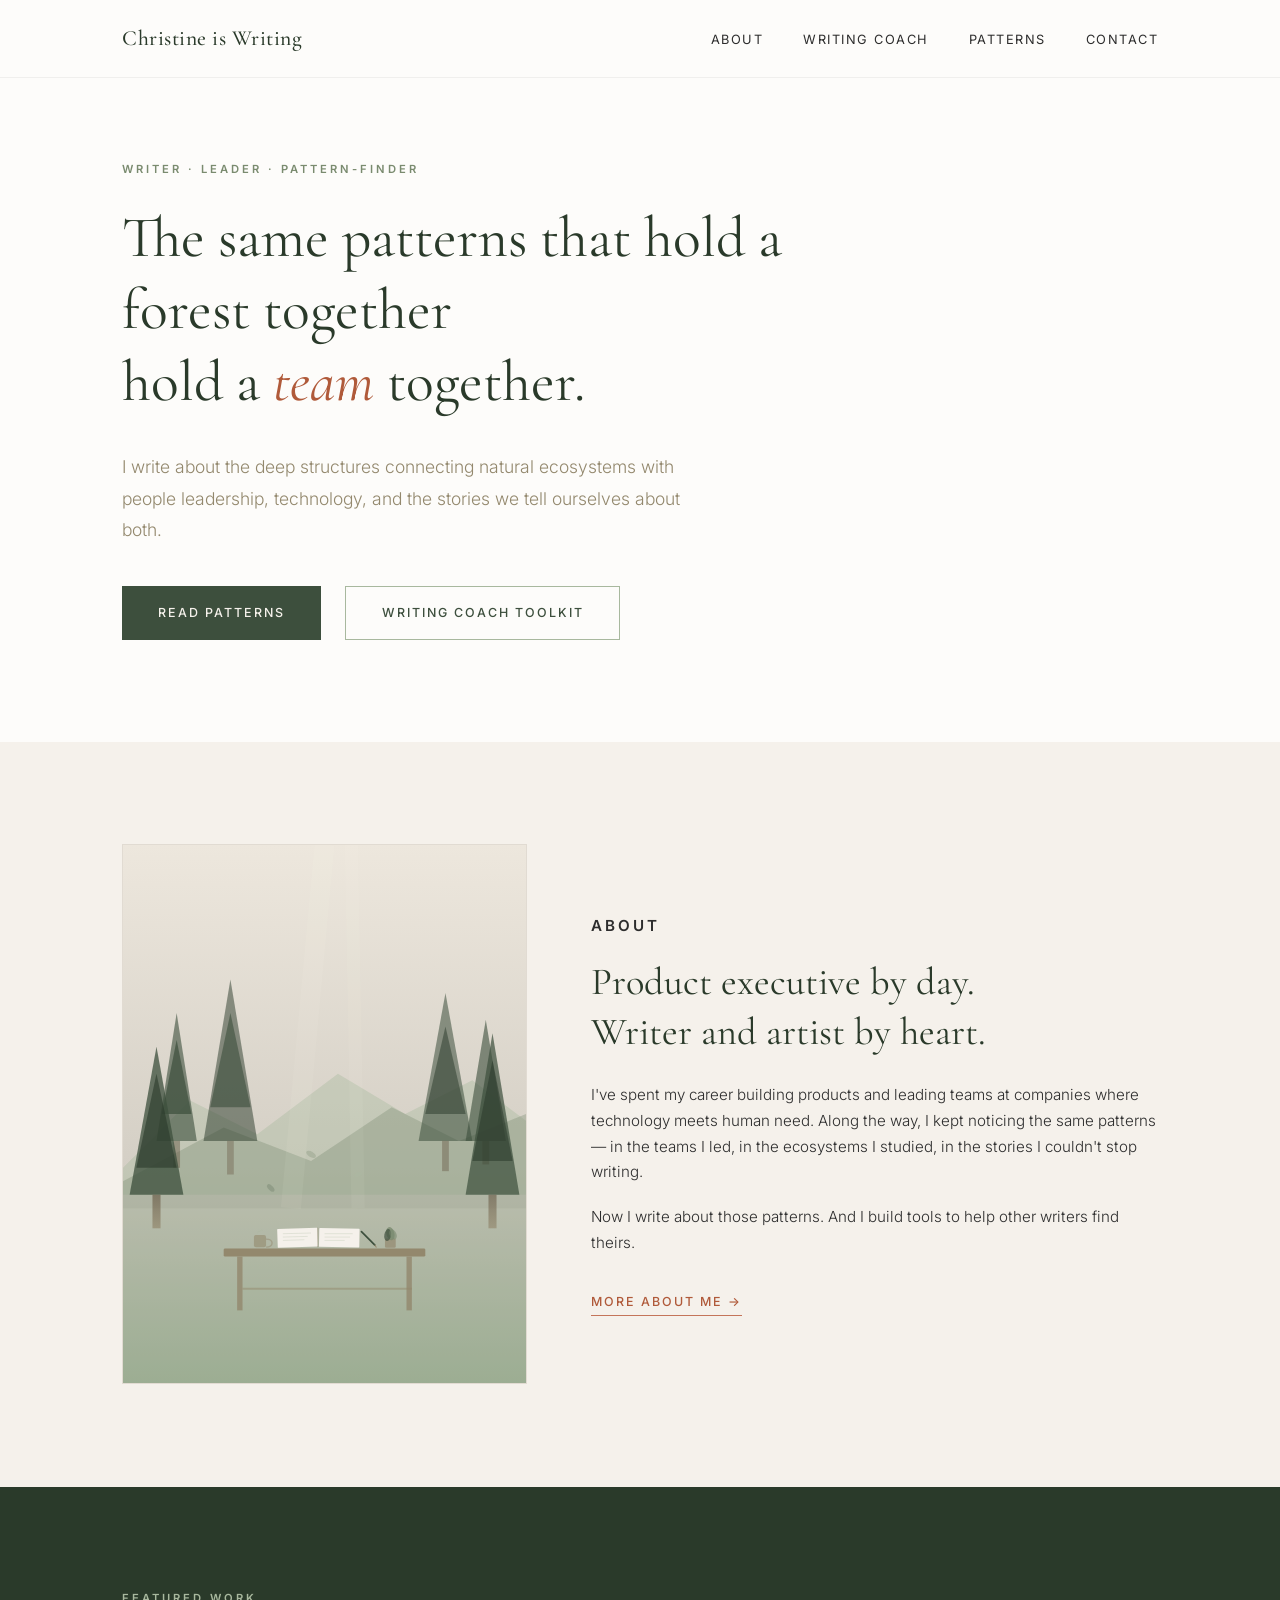
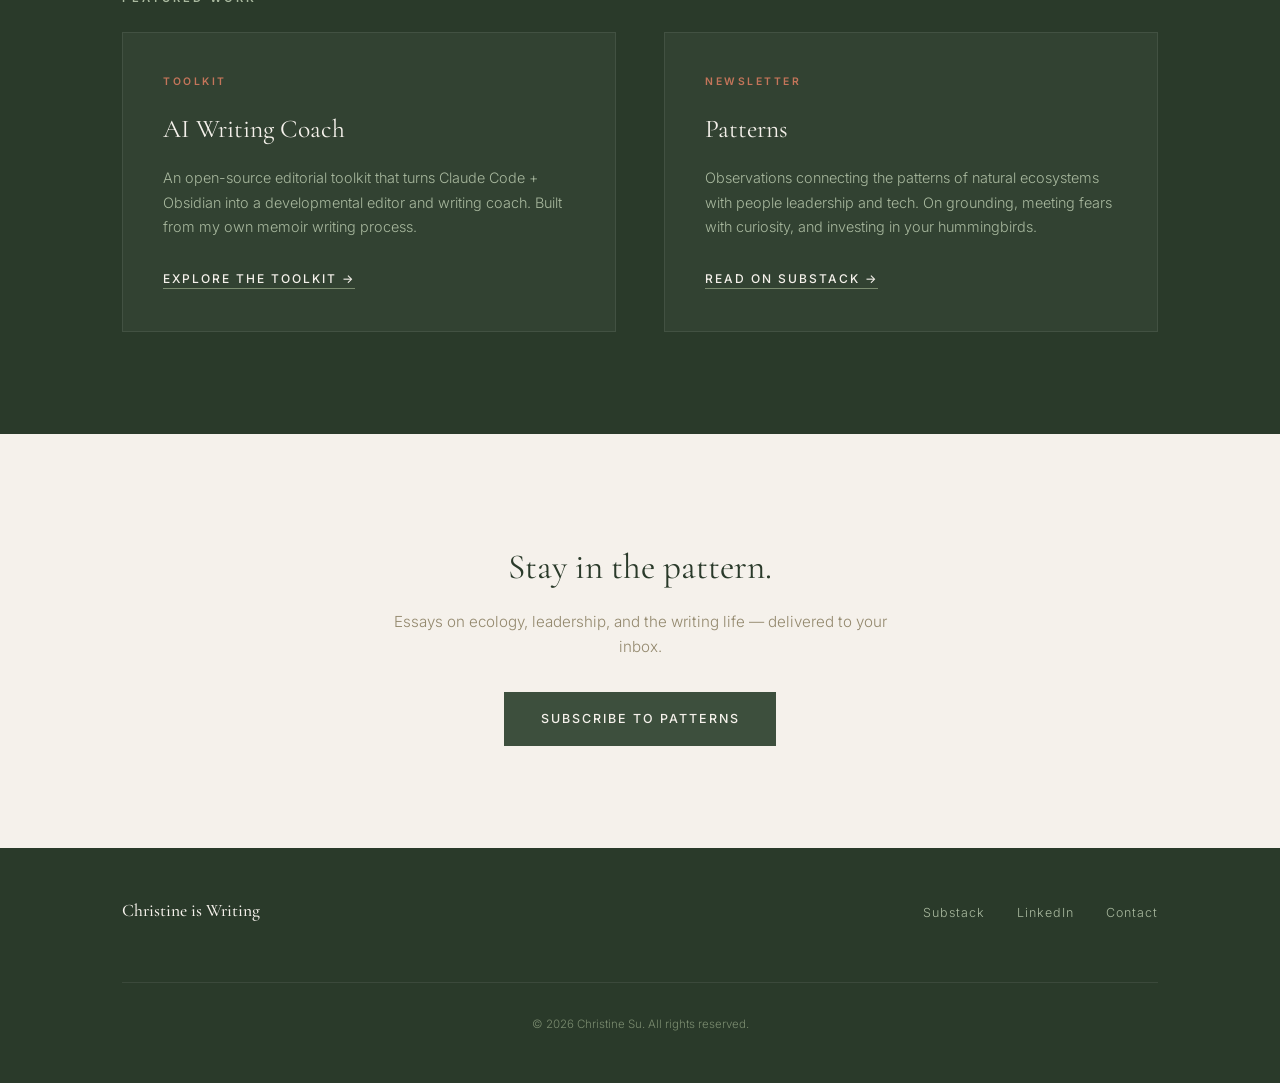
<file: index.html>
<!DOCTYPE html>
<html lang="en">
<head>
  <meta charset="UTF-8">
  <meta name="viewport" content="width=device-width, initial-scale=1.0">
  <title>Christine Su — Writer, Leader, Pattern-Finder</title>
  <meta name="description" content="Connecting patterns from natural ecosystems to the way we lead, build, and tell stories.">
  <link rel="stylesheet" href="css/style.css">
</head>
<body>

  <!-- Nav -->
  <header>
    <nav>
      <a href="index.html" class="nav-logo">Christine is Writing</a>
      <button class="nav-toggle" aria-label="Toggle navigation" onclick="document.querySelector('.nav-links').classList.toggle('active')">
        <span></span><span></span><span></span>
      </button>
      <ul class="nav-links">
        <li><a href="about.html">About</a></li>
        <li><a href="writing-coach.html">Writing Coach</a></li>
        <li><a href="patterns.html">Patterns</a></li>
        <li><a href="contact.html">Contact</a></li>
      </ul>
    </nav>
  </header>

  <!-- Hero -->
  <section class="hero section-pad">
    <div class="container">
      <div class="hero-inner">
        <p class="section-label">Writer &middot; Leader &middot; Pattern-Finder</p>
        <h1 class="hero-tagline">
          The same patterns that hold a forest together<br>
          hold a <em>team</em> together.
        </h1>
        <p class="hero-sub">
          I write about the deep structures connecting natural ecosystems with people leadership, technology, and the stories we tell ourselves about both.
        </p>
        <div class="hero-cta">
          <a href="patterns.html" class="btn btn-primary">Read Patterns</a>
          <a href="writing-coach.html" class="btn btn-outline">Writing Coach Toolkit</a>
        </div>
      </div>
    </div>
  </section>

  <!-- About Preview -->
  <section class="about-preview section-pad">
    <div class="container">
      <div class="about-grid">
        <div class="about-photo">
          <img src="images/forest-desk.svg" alt="Illustration of a writing desk in a forest clearing">
        </div>
        <div class="about-text">
          <p class="section-label">About</p>
          <h2>Product executive by day.<br>Writer and artist by heart.</h2>
          <p>
            I've spent my career building products and leading teams at companies where technology meets human need. Along the way, I kept noticing the same patterns — in the teams I led, in the ecosystems I studied, in the stories I couldn't stop writing.
          </p>
          <p>
            Now I write about those patterns. And I build tools to help other writers find theirs.
          </p>
          <a href="about.html" class="read-more">More about me &rarr;</a>
        </div>
      </div>
    </div>
  </section>

  <!-- Featured Work -->
  <section class="featured section-pad">
    <div class="container">
      <p class="section-label">Featured Work</p>
      <div class="featured-grid">
        <div class="featured-card">
          <p class="card-label">Toolkit</p>
          <h3>AI Writing Coach</h3>
          <p>
            An open-source editorial toolkit that turns Claude Code + Obsidian into a developmental editor and writing coach. Built from my own memoir writing process.
          </p>
          <a href="writing-coach.html" class="card-link">Explore the toolkit &rarr;</a>
        </div>
        <div class="featured-card">
          <p class="card-label">Newsletter</p>
          <h3>Patterns</h3>
          <p>
            Observations connecting the patterns of natural ecosystems with people leadership and tech. On grounding, meeting fears with curiosity, and investing in your hummingbirds.
          </p>
          <a href="patterns.html" class="card-link">Read on Substack &rarr;</a>
        </div>
      </div>
    </div>
  </section>

  <!-- Subscribe Banner -->
  <section class="subscribe-banner section-pad">
    <div class="container">
      <h2>Stay in the pattern.</h2>
      <p>Essays on ecology, leadership, and the writing life — delivered to your inbox.</p>
      <a href="https://christinesu.substack.com/" class="btn btn-primary" target="_blank" rel="noopener">Subscribe to Patterns</a>
    </div>
  </section>

  <!-- Footer -->
  <footer>
    <div class="container">
      <div class="footer-inner">
        <span class="footer-logo">Christine is Writing</span>
        <ul class="footer-links">
          <li><a href="https://christinesu.substack.com/" target="_blank" rel="noopener">Substack</a></li>
          <li><a href="https://www.linkedin.com/in/christinesu/" target="_blank" rel="noopener">LinkedIn</a></li>
          <li><a href="contact.html">Contact</a></li>
        </ul>
        <p class="footer-copy">&copy; 2026 Christine Su. All rights reserved.</p>
      </div>
    </div>
  </footer>

</body>
</html>
</file>
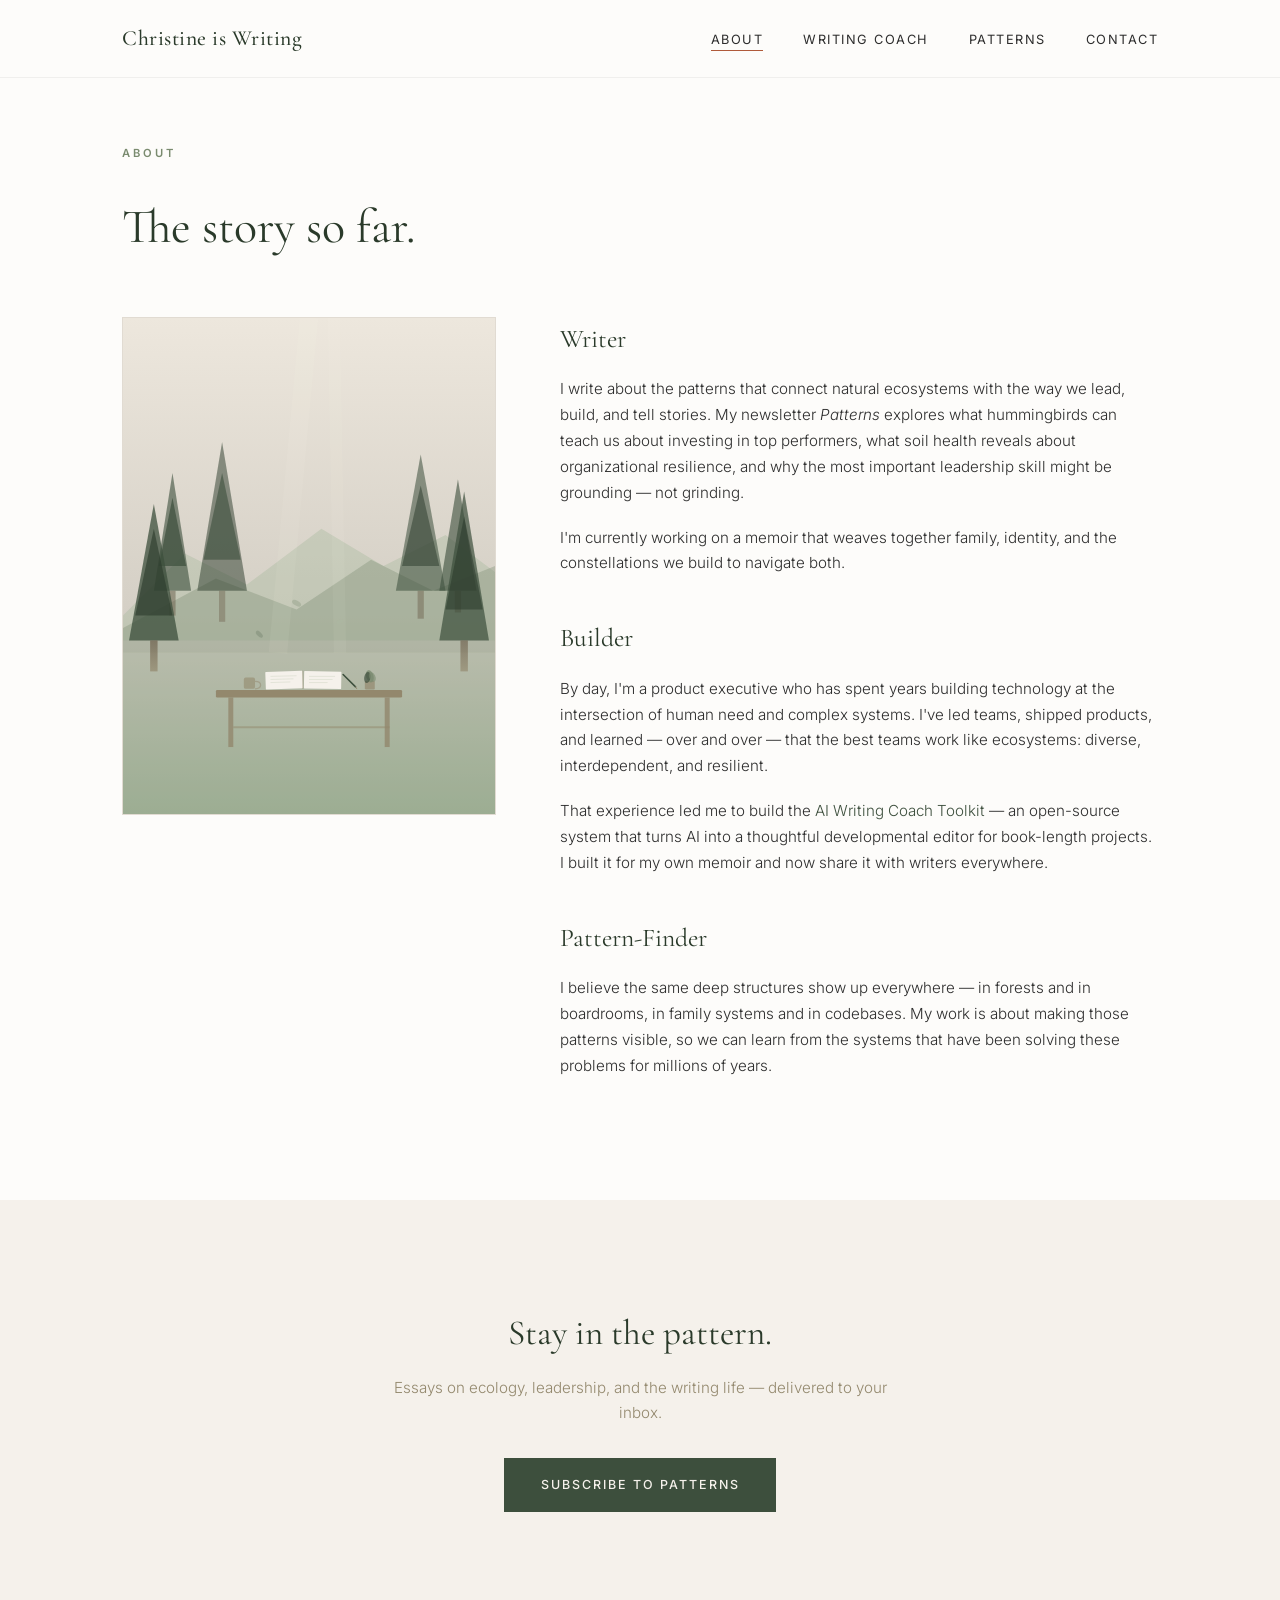
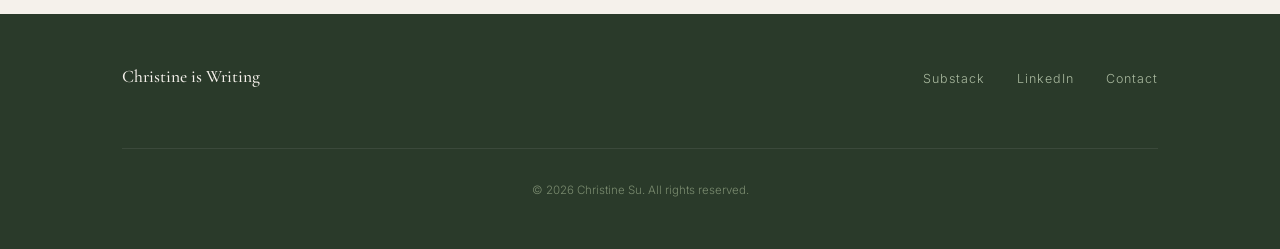
<file: about.html>
<!DOCTYPE html>
<html lang="en">
<head>
  <meta charset="UTF-8">
  <meta name="viewport" content="width=device-width, initial-scale=1.0">
  <title>About — Christine Su</title>
  <meta name="description" content="Product executive, writer, and pattern-finder. Building at the intersection of ecology, leadership, and story.">
  <link rel="stylesheet" href="css/style.css">
</head>
<body>

  <header>
    <nav>
      <a href="index.html" class="nav-logo">Christine is Writing</a>
      <button class="nav-toggle" aria-label="Toggle navigation" onclick="document.querySelector('.nav-links').classList.toggle('active')">
        <span></span><span></span><span></span>
      </button>
      <ul class="nav-links">
        <li><a href="about.html" class="active">About</a></li>
        <li><a href="writing-coach.html">Writing Coach</a></li>
        <li><a href="patterns.html">Patterns</a></li>
        <li><a href="contact.html">Contact</a></li>
      </ul>
    </nav>
  </header>

  <section class="page-header">
    <div class="container">
      <p class="section-label">About</p>
      <h1>The story so far.</h1>
    </div>
  </section>

  <section class="about-full section-pad" style="padding-top: 0;">
    <div class="container">
      <div class="about-full-grid">
        <div class="about-sidebar">
          <div class="about-photo" style="margin-bottom: 2rem;">
            <img src="images/forest-desk.svg" alt="Illustration of a writing desk in a forest clearing">
          </div>
        </div>
        <div class="about-body">
          <h2>Writer</h2>
          <p>
            I write about the patterns that connect natural ecosystems with the way we lead, build, and tell stories. My newsletter <em>Patterns</em> explores what hummingbirds can teach us about investing in top performers, what soil health reveals about organizational resilience, and why the most important leadership skill might be grounding — not grinding.
          </p>
          <p>
            I'm currently working on a memoir that weaves together family, identity, and the constellations we build to navigate both.
          </p>

          <h2>Builder</h2>
          <p>
            By day, I'm a product executive who has spent years building technology at the intersection of human need and complex systems. I've led teams, shipped products, and learned — over and over — that the best teams work like ecosystems: diverse, interdependent, and resilient.
          </p>
          <p>
            That experience led me to build the <a href="writing-coach.html">AI Writing Coach Toolkit</a> — an open-source system that turns AI into a thoughtful developmental editor for book-length projects. I built it for my own memoir and now share it with writers everywhere.
          </p>

          <h2>Pattern-Finder</h2>
          <p>
            I believe the same deep structures show up everywhere — in forests and in boardrooms, in family systems and in codebases. My work is about making those patterns visible, so we can learn from the systems that have been solving these problems for millions of years.
          </p>
        </div>
      </div>
    </div>
  </section>

  <section class="subscribe-banner section-pad">
    <div class="container">
      <h2>Stay in the pattern.</h2>
      <p>Essays on ecology, leadership, and the writing life — delivered to your inbox.</p>
      <a href="https://christinesu.substack.com/" class="btn btn-primary" target="_blank" rel="noopener">Subscribe to Patterns</a>
    </div>
  </section>

  <footer>
    <div class="container">
      <div class="footer-inner">
        <span class="footer-logo">Christine is Writing</span>
        <ul class="footer-links">
          <li><a href="https://christinesu.substack.com/" target="_blank" rel="noopener">Substack</a></li>
          <li><a href="https://www.linkedin.com/in/christinesu/" target="_blank" rel="noopener">LinkedIn</a></li>
          <li><a href="contact.html">Contact</a></li>
        </ul>
        <p class="footer-copy">&copy; 2026 Christine Su. All rights reserved.</p>
      </div>
    </div>
  </footer>

</body>
</html>
</file>
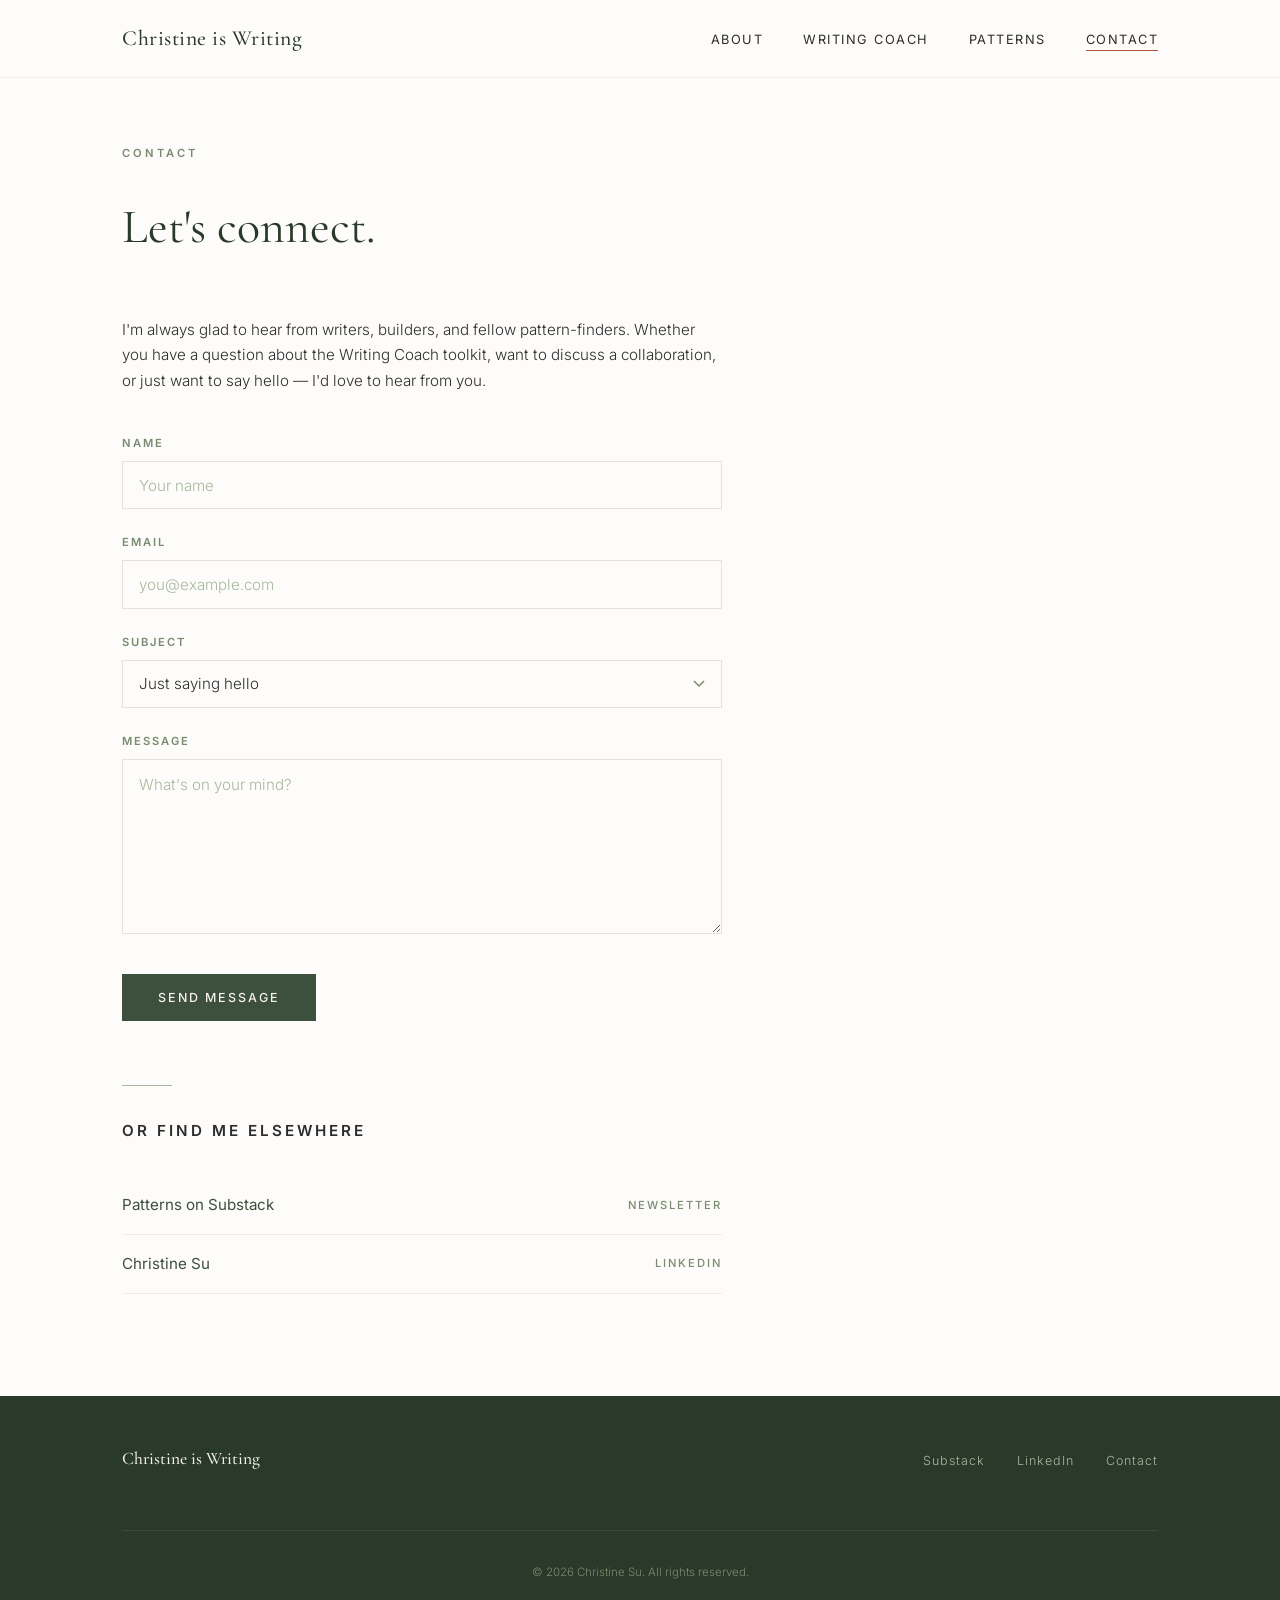
<file: contact.html>
<!DOCTYPE html>
<html lang="en">
<head>
  <meta charset="UTF-8">
  <meta name="viewport" content="width=device-width, initial-scale=1.0">
  <title>Contact — Christine Su</title>
  <meta name="description" content="Get in touch with Christine Su.">
  <link rel="stylesheet" href="css/style.css">
</head>
<body>

  <header>
    <nav>
      <a href="index.html" class="nav-logo">Christine is Writing</a>
      <button class="nav-toggle" aria-label="Toggle navigation" onclick="document.querySelector('.nav-links').classList.toggle('active')">
        <span></span><span></span><span></span>
      </button>
      <ul class="nav-links">
        <li><a href="about.html">About</a></li>
        <li><a href="writing-coach.html">Writing Coach</a></li>
        <li><a href="patterns.html">Patterns</a></li>
        <li><a href="contact.html" class="active">Contact</a></li>
      </ul>
    </nav>
  </header>

  <section class="page-header">
    <div class="container">
      <p class="section-label">Contact</p>
      <h1>Let's connect.</h1>
    </div>
  </section>

  <section class="section-pad" style="padding-top: 0;">
    <div class="container">
      <div class="contact-content">
        <p>
          I'm always glad to hear from writers, builders, and fellow pattern-finders. Whether you have a question about the Writing Coach toolkit, want to discuss a collaboration, or just want to say hello — I'd love to hear from you.
        </p>

        <form class="contact-form" action="https://formsubmit.co/christineyws@gmail.com" method="POST">
          <!-- FormSubmit config -->
          <input type="hidden" name="_subject" value="New message from christineiswriting.com">
          <input type="hidden" name="_captcha" value="true">
          <input type="hidden" name="_next" value="https://christineiswriting.com/thank-you.html">
          <input type="text" name="_honey" style="display:none">

          <div class="form-group">
            <label for="name">Name</label>
            <input type="text" id="name" name="name" required placeholder="Your name">
          </div>

          <div class="form-group">
            <label for="email">Email</label>
            <input type="email" id="email" name="email" required placeholder="you@example.com">
          </div>

          <div class="form-group">
            <label for="subject">Subject</label>
            <select id="subject" name="subject">
              <option value="General">Just saying hello</option>
              <option value="Writing Coach">Writing Coach Toolkit</option>
              <option value="Collaboration">Collaboration</option>
              <option value="Speaking">Speaking / Events</option>
              <option value="Other">Other</option>
            </select>
          </div>

          <div class="form-group">
            <label for="message">Message</label>
            <textarea id="message" name="message" rows="6" required placeholder="What's on your mind?"></textarea>
          </div>

          <button type="submit" class="btn btn-primary">Send Message</button>
        </form>

        <div style="margin-top: 4rem;">
          <div class="divider" style="margin: 0 0 2rem 0;"></div>
          <p class="section-label">Or find me elsewhere</p>
          <ul class="contact-links">
            <li>
              <a href="https://christinesu.substack.com/" target="_blank" rel="noopener">
                <span>Patterns on Substack</span>
                <span class="link-label">Newsletter</span>
              </a>
            </li>
            <li>
              <a href="https://www.linkedin.com/in/christinesu/" target="_blank" rel="noopener">
                <span>Christine Su</span>
                <span class="link-label">LinkedIn</span>
              </a>
            </li>
          </ul>
        </div>
      </div>
    </div>
  </section>

  <footer>
    <div class="container">
      <div class="footer-inner">
        <span class="footer-logo">Christine is Writing</span>
        <ul class="footer-links">
          <li><a href="https://christinesu.substack.com/" target="_blank" rel="noopener">Substack</a></li>
          <li><a href="https://www.linkedin.com/in/christinesu/" target="_blank" rel="noopener">LinkedIn</a></li>
          <li><a href="contact.html">Contact</a></li>
        </ul>
        <p class="footer-copy">&copy; 2026 Christine Su. All rights reserved.</p>
      </div>
    </div>
  </footer>

</body>
</html>
</file>
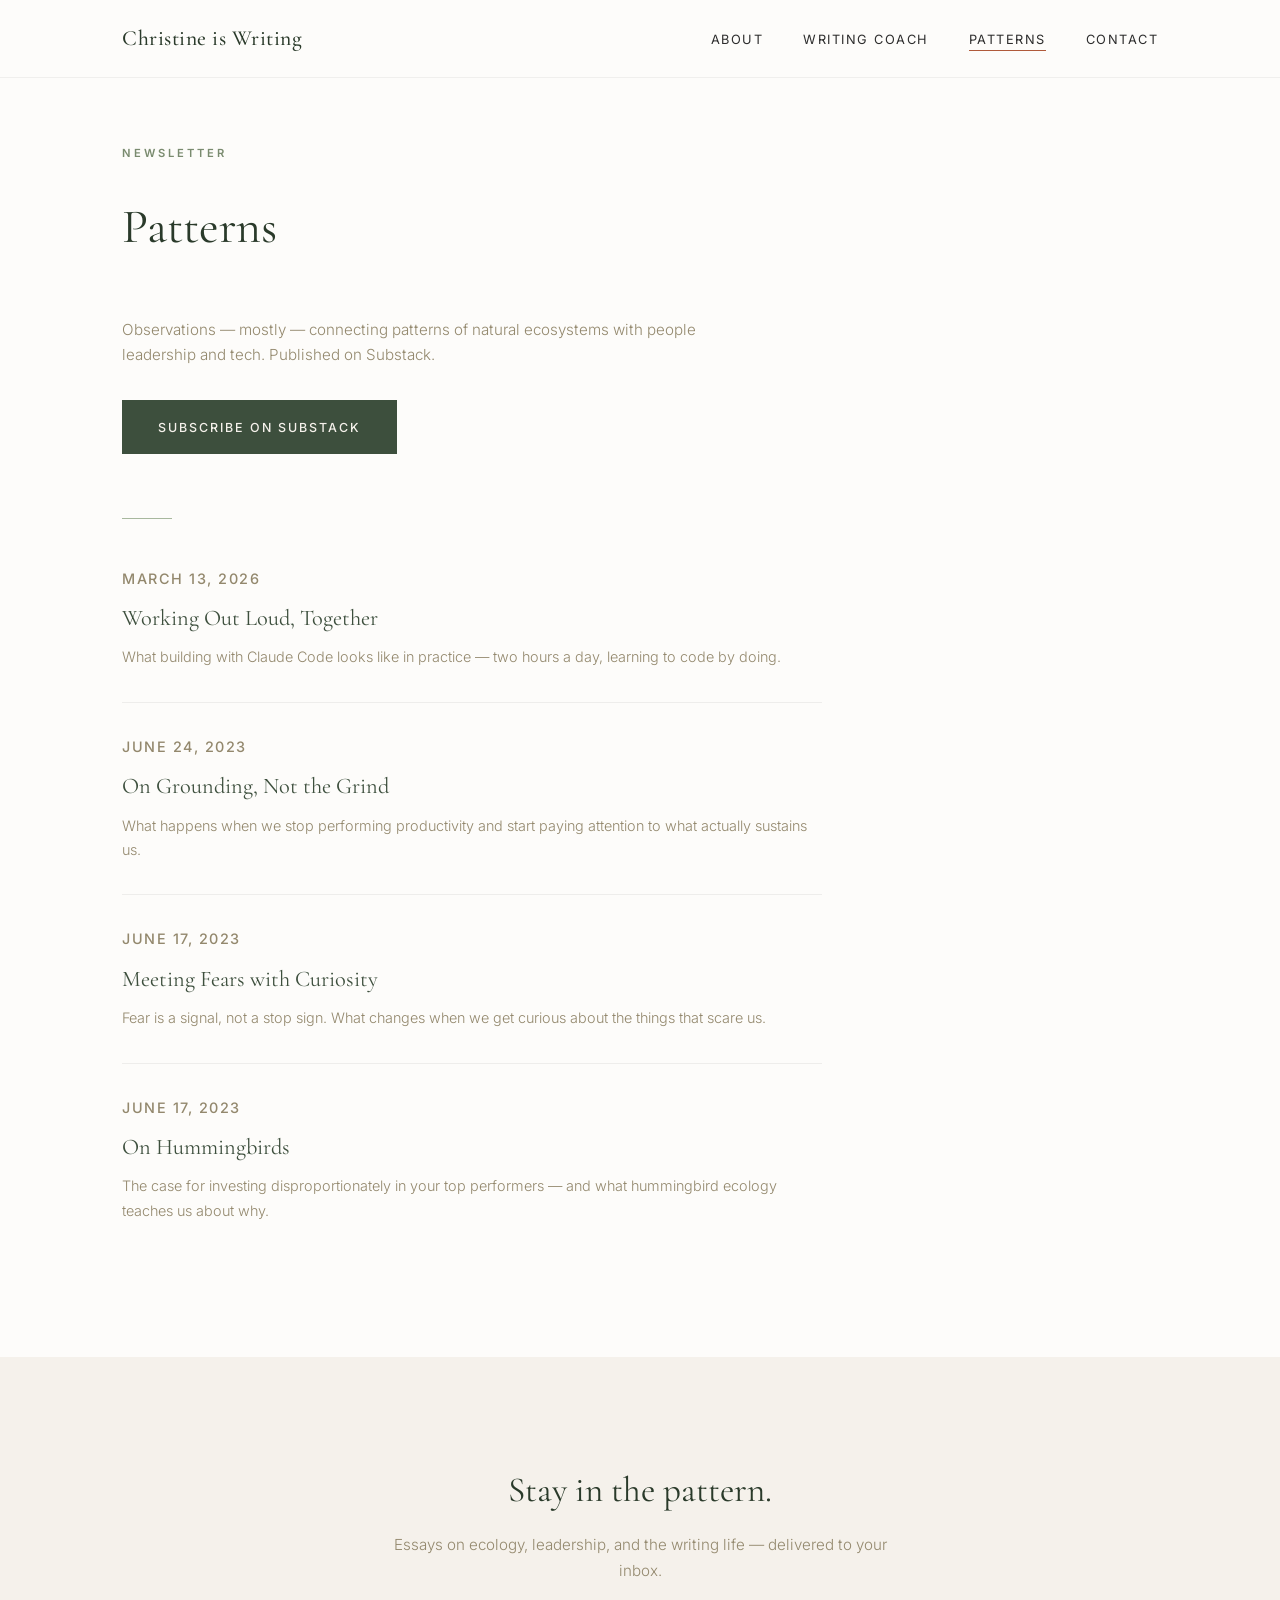
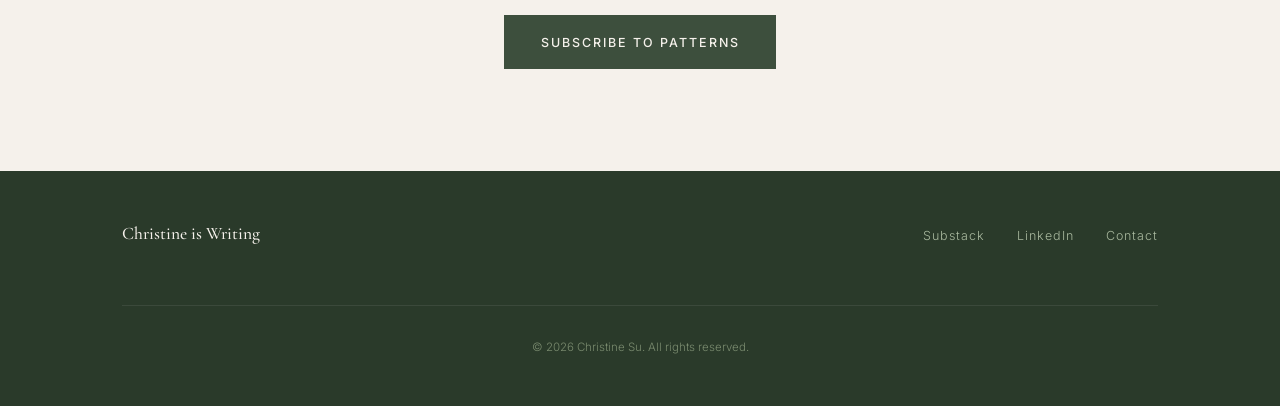
<file: patterns.html>
<!DOCTYPE html>
<html lang="en">
<head>
  <meta charset="UTF-8">
  <meta name="viewport" content="width=device-width, initial-scale=1.0">
  <title>Patterns — Christine Su</title>
  <meta name="description" content="Observations connecting patterns of natural ecosystems with people leadership and tech.">
  <link rel="stylesheet" href="css/style.css">
</head>
<body>

  <header>
    <nav>
      <a href="index.html" class="nav-logo">Christine is Writing</a>
      <button class="nav-toggle" aria-label="Toggle navigation" onclick="document.querySelector('.nav-links').classList.toggle('active')">
        <span></span><span></span><span></span>
      </button>
      <ul class="nav-links">
        <li><a href="about.html">About</a></li>
        <li><a href="writing-coach.html">Writing Coach</a></li>
        <li><a href="patterns.html" class="active">Patterns</a></li>
        <li><a href="contact.html">Contact</a></li>
      </ul>
    </nav>
  </header>

  <section class="page-header">
    <div class="container">
      <p class="section-label">Newsletter</p>
      <h1>Patterns</h1>
    </div>
  </section>

  <section class="patterns section-pad" style="padding-top: 0;">
    <div class="container">
      <div class="patterns-intro">
        <p style="font-size: 0.95rem; color: var(--taupe); margin-bottom: 2rem;">
          Observations — mostly — connecting patterns of natural ecosystems with people leadership and tech. Published on Substack.
        </p>
        <a href="https://christinesu.substack.com/" class="btn btn-primary" target="_blank" rel="noopener">Subscribe on Substack</a>
      </div>

      <div style="margin-top: 4rem;">
        <div class="divider" style="margin: 0 0 3rem 0;"></div>

        <div class="patterns-list">
          <article class="pattern-item">
            <p class="pattern-date">March 13, 2026</p>
            <h3><a href="https://christinesu.substack.com/p/working-out-loud" target="_blank" rel="noopener">Working Out Loud, Together</a></h3>
            <p>What building with Claude Code looks like in practice — two hours a day, learning to code by doing.</p>
          </article>

          <article class="pattern-item">
            <p class="pattern-date">June 24, 2023</p>
            <h3><a href="https://christinesu.substack.com/p/on-grounding-not-the-grind" target="_blank" rel="noopener">On Grounding, Not the Grind</a></h3>
            <p>What happens when we stop performing productivity and start paying attention to what actually sustains us.</p>
          </article>

          <article class="pattern-item">
            <p class="pattern-date">June 17, 2023</p>
            <h3><a href="https://christinesu.substack.com/p/meeting-fears-with-curiosity" target="_blank" rel="noopener">Meeting Fears with Curiosity</a></h3>
            <p>Fear is a signal, not a stop sign. What changes when we get curious about the things that scare us.</p>
          </article>

          <article class="pattern-item">
            <p class="pattern-date">June 17, 2023</p>
            <h3><a href="https://christinesu.substack.com/p/on-hummingbirds" target="_blank" rel="noopener">On Hummingbirds</a></h3>
            <p>The case for investing disproportionately in your top performers — and what hummingbird ecology teaches us about why.</p>
          </article>
        </div>
      </div>
    </div>
  </section>

  <section class="subscribe-banner section-pad">
    <div class="container">
      <h2>Stay in the pattern.</h2>
      <p>Essays on ecology, leadership, and the writing life — delivered to your inbox.</p>
      <a href="https://christinesu.substack.com/" class="btn btn-primary" target="_blank" rel="noopener">Subscribe to Patterns</a>
    </div>
  </section>

  <footer>
    <div class="container">
      <div class="footer-inner">
        <span class="footer-logo">Christine is Writing</span>
        <ul class="footer-links">
          <li><a href="https://christinesu.substack.com/" target="_blank" rel="noopener">Substack</a></li>
          <li><a href="https://www.linkedin.com/in/christinesu/" target="_blank" rel="noopener">LinkedIn</a></li>
          <li><a href="contact.html">Contact</a></li>
        </ul>
        <p class="footer-copy">&copy; 2026 Christine Su. All rights reserved.</p>
      </div>
    </div>
  </footer>

</body>
</html>
</file>
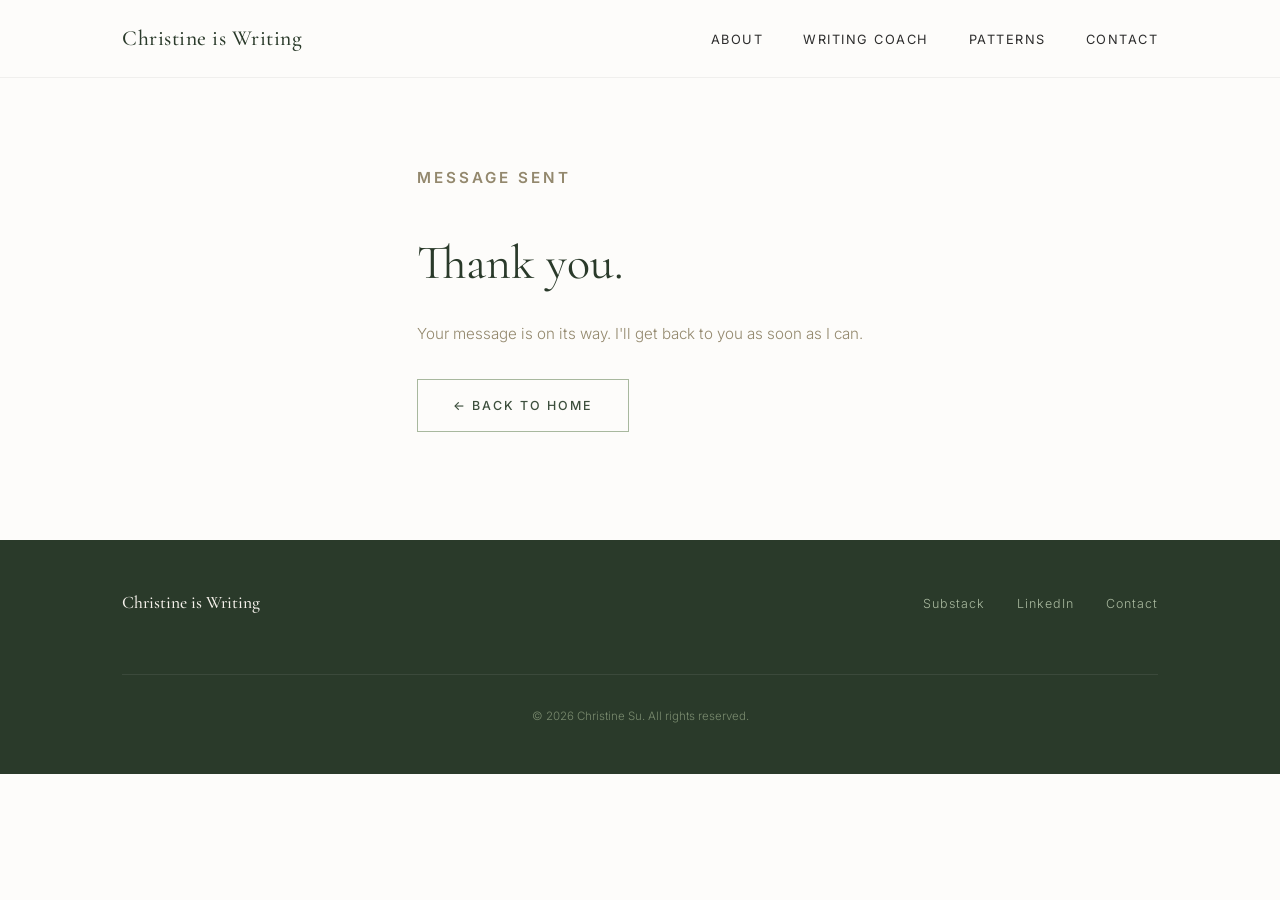
<file: thank-you.html>
<!DOCTYPE html>
<html lang="en">
<head>
  <meta charset="UTF-8">
  <meta name="viewport" content="width=device-width, initial-scale=1.0">
  <title>Message Sent — Christine Su</title>
  <link rel="stylesheet" href="css/style.css">
</head>
<body>

  <header>
    <nav>
      <a href="index.html" class="nav-logo">Christine is Writing</a>
      <button class="nav-toggle" aria-label="Toggle navigation" onclick="document.querySelector('.nav-links').classList.toggle('active')">
        <span></span><span></span><span></span>
      </button>
      <ul class="nav-links">
        <li><a href="about.html">About</a></li>
        <li><a href="writing-coach.html">Writing Coach</a></li>
        <li><a href="patterns.html">Patterns</a></li>
        <li><a href="contact.html">Contact</a></li>
      </ul>
    </nav>
  </header>

  <section class="thank-you section-pad" style="padding-top: 10rem;">
    <div class="container">
      <p class="section-label">Message Sent</p>
      <h1>Thank you.</h1>
      <p>Your message is on its way. I'll get back to you as soon as I can.</p>
      <a href="index.html" class="btn btn-outline">&larr; Back to Home</a>
    </div>
  </section>

  <footer>
    <div class="container">
      <div class="footer-inner">
        <span class="footer-logo">Christine is Writing</span>
        <ul class="footer-links">
          <li><a href="https://christinesu.substack.com/" target="_blank" rel="noopener">Substack</a></li>
          <li><a href="https://www.linkedin.com/in/christinesu/" target="_blank" rel="noopener">LinkedIn</a></li>
          <li><a href="contact.html">Contact</a></li>
        </ul>
        <p class="footer-copy">&copy; 2026 Christine Su. All rights reserved.</p>
      </div>
    </div>
  </footer>

</body>
</html>
</file>
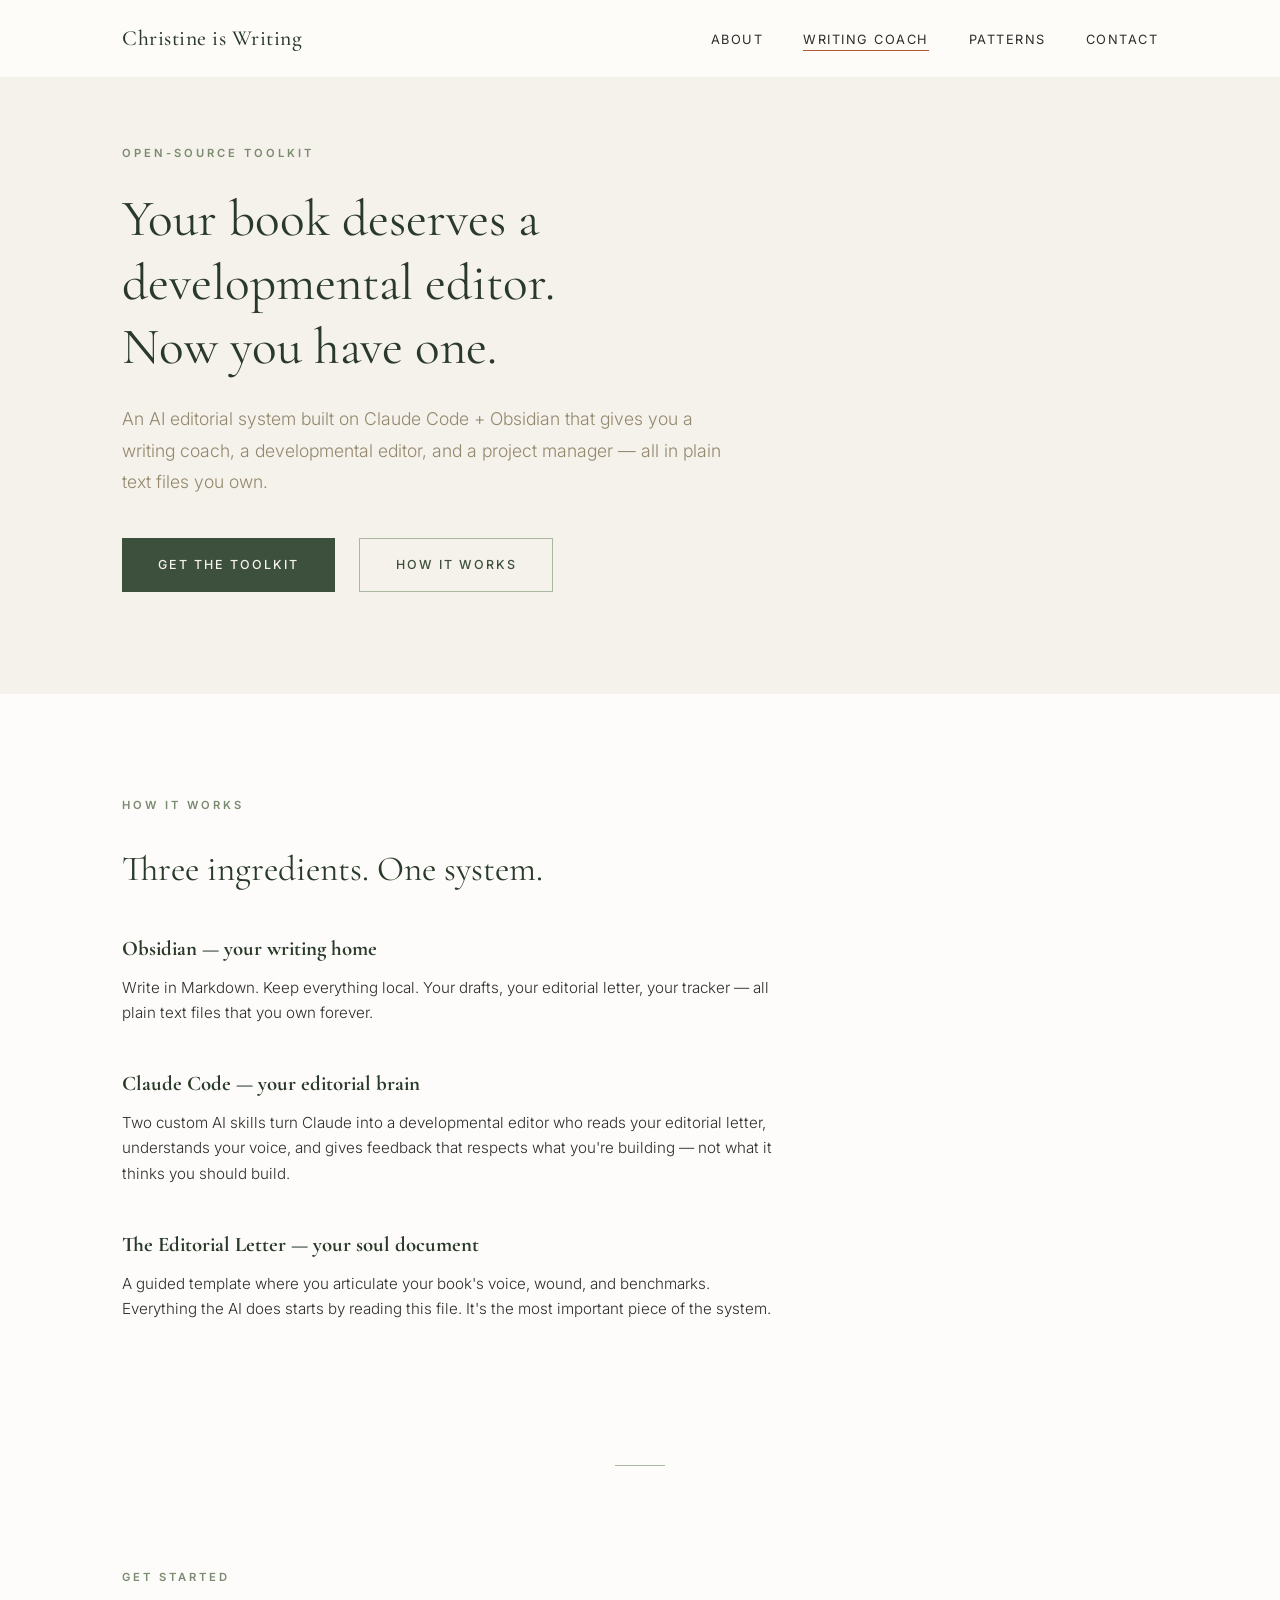
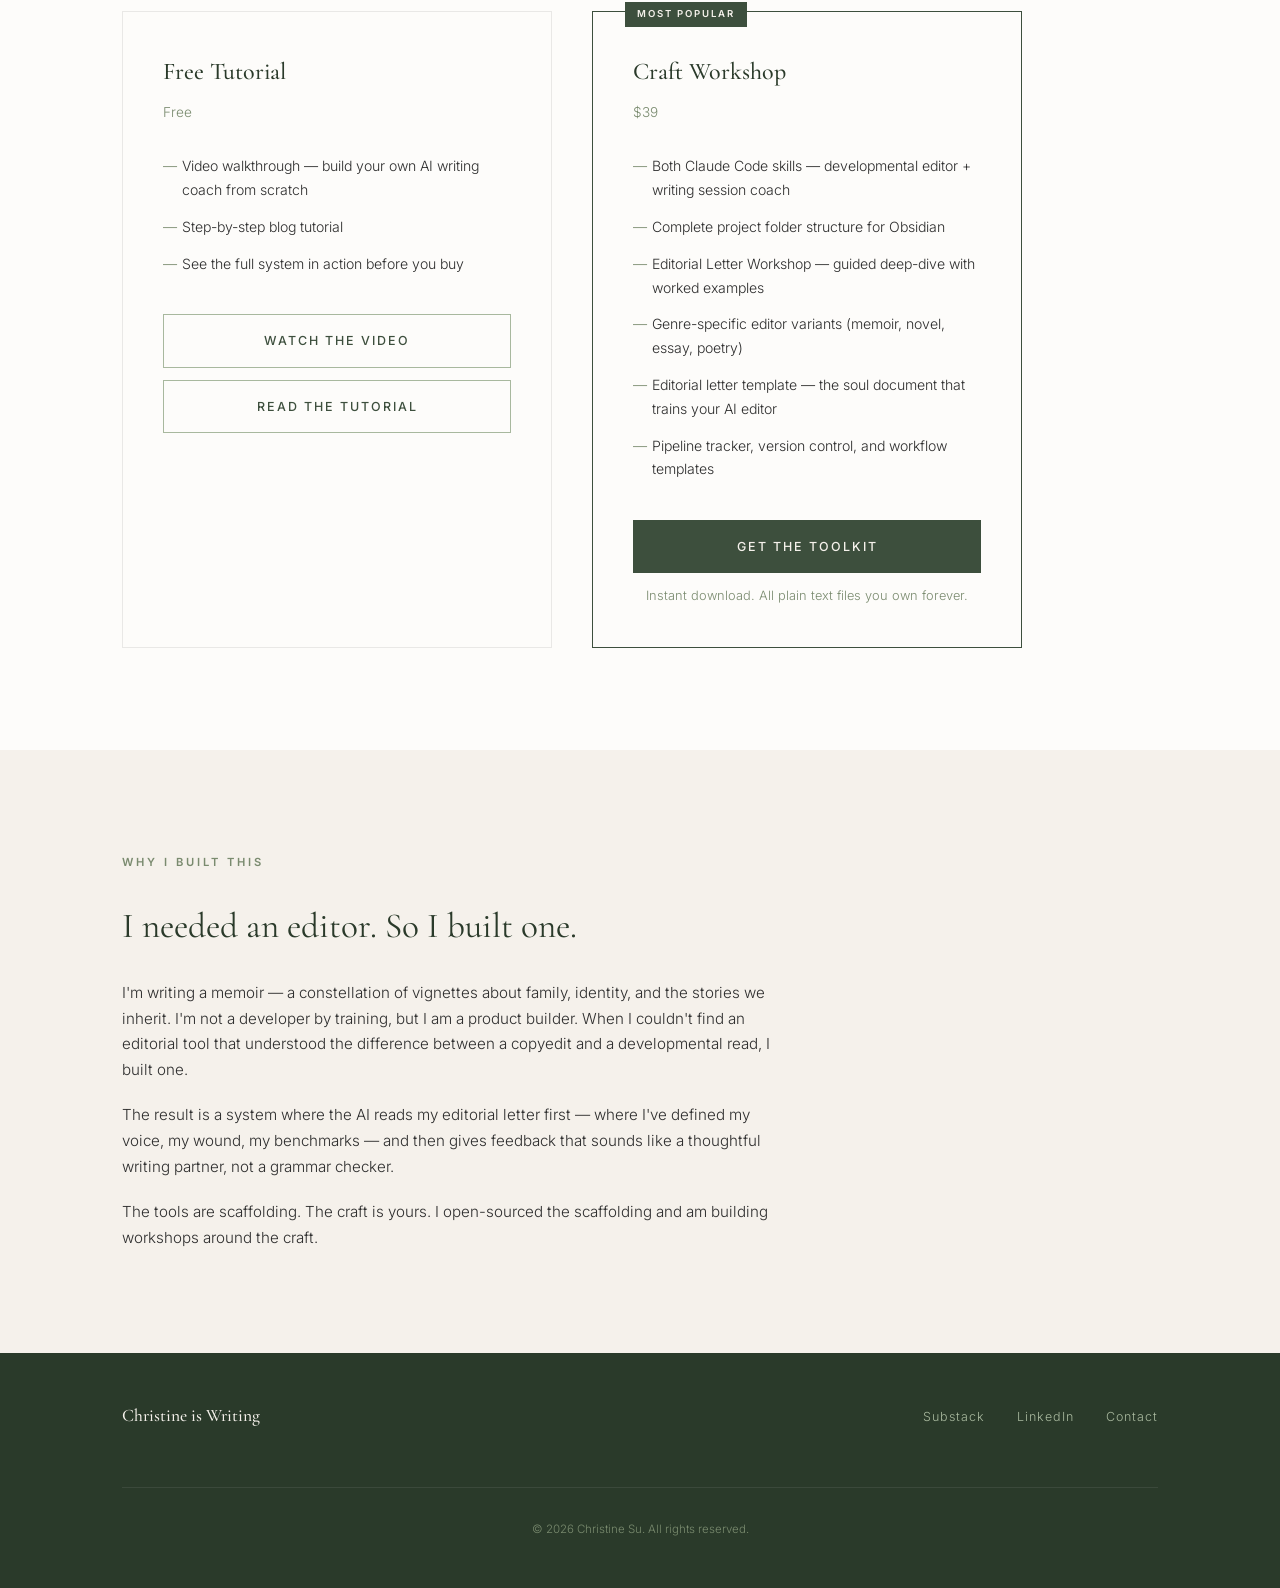
<file: writing-coach.html>
<!DOCTYPE html>
<html lang="en">
<head>
  <meta charset="UTF-8">
  <meta name="viewport" content="width=device-width, initial-scale=1.0">
  <title>Writing Coach Toolkit — Christine Su</title>
  <meta name="description" content="An open-source AI editorial toolkit that turns Claude Code + Obsidian into a developmental editor for book-length projects.">
  <link rel="stylesheet" href="css/style.css">
</head>
<body>

  <header>
    <nav>
      <a href="index.html" class="nav-logo">Christine is Writing</a>
      <button class="nav-toggle" aria-label="Toggle navigation" onclick="document.querySelector('.nav-links').classList.toggle('active')">
        <span></span><span></span><span></span>
      </button>
      <ul class="nav-links">
        <li><a href="about.html">About</a></li>
        <li><a href="writing-coach.html" class="active">Writing Coach</a></li>
        <li><a href="patterns.html">Patterns</a></li>
        <li><a href="contact.html">Contact</a></li>
      </ul>
    </nav>
  </header>

  <!-- Coach Hero -->
  <section class="coach-hero">
    <div class="container">
      <p class="section-label">Open-Source Toolkit</p>
      <h1>Your book deserves a developmental editor.<br>Now you have one.</h1>
      <p class="hero-sub">
        An AI editorial system built on Claude Code + Obsidian that gives you a writing coach, a developmental editor, and a project manager — all in plain text files you own.
      </p>
      <div class="hero-cta">
        <a href="#tiers" class="btn btn-primary">Get the Toolkit</a>
        <a href="#how-it-works" class="btn btn-outline">How It Works</a>
      </div>
    </div>
  </section>

  <!-- How It Works -->
  <section id="how-it-works" class="section-pad">
    <div class="container">
      <p class="section-label">How It Works</p>
      <div style="max-width: 650px;">
        <h2 style="font-family: var(--font-serif); font-size: clamp(1.6rem, 3vw, 2.2rem); font-weight: 400; color: var(--forest-deep); margin-bottom: 2rem;">
          Three ingredients. One system.
        </h2>

        <div style="margin-bottom: 2.5rem;">
          <h3 style="font-family: var(--font-serif); font-size: 1.3rem; color: var(--forest-deep); margin-bottom: 0.5rem;">Obsidian — your writing home</h3>
          <p style="font-size: 0.95rem; color: var(--charcoal);">
            Write in Markdown. Keep everything local. Your drafts, your editorial letter, your tracker — all plain text files that you own forever.
          </p>
        </div>

        <div style="margin-bottom: 2.5rem;">
          <h3 style="font-family: var(--font-serif); font-size: 1.3rem; color: var(--forest-deep); margin-bottom: 0.5rem;">Claude Code — your editorial brain</h3>
          <p style="font-size: 0.95rem; color: var(--charcoal);">
            Two custom AI skills turn Claude into a developmental editor who reads your editorial letter, understands your voice, and gives feedback that respects what you're building — not what it thinks you should build.
          </p>
        </div>

        <div style="margin-bottom: 2.5rem;">
          <h3 style="font-family: var(--font-serif); font-size: 1.3rem; color: var(--forest-deep); margin-bottom: 0.5rem;">The Editorial Letter — your soul document</h3>
          <p style="font-size: 0.95rem; color: var(--charcoal);">
            A guided template where you articulate your book's voice, wound, and benchmarks. Everything the AI does starts by reading this file. It's the most important piece of the system.
          </p>
        </div>
      </div>
    </div>
  </section>

  <div class="container"><div class="divider"></div></div>

  <!-- Tiers -->
  <section id="tiers" class="tiers section-pad">
    <div class="container">
      <p class="section-label">Get Started</p>
      <div class="tiers-grid">

        <!-- Free Tier -->
        <div class="tier-card">
          <h3>Free Tutorial</h3>
          <p class="tier-price">Free</p>
          <ul>
            <li>Video walkthrough — build your own AI writing coach from scratch</li>
            <li>Step-by-step blog tutorial</li>
            <li>See the full system in action before you buy</li>
          </ul>
          <div style="display: flex; flex-direction: column; gap: 0.75rem;">
            <a href="#" class="btn btn-outline" style="width: 100%; text-align: center;" target="_blank" rel="noopener">
              Watch the Video
            </a>
            <a href="#" class="btn btn-outline" style="width: 100%; text-align: center;" target="_blank" rel="noopener">
              Read the Tutorial
            </a>
          </div>
        </div>

        <!-- Paid Tier -->
        <div class="tier-card highlighted">
          <h3>Craft Workshop</h3>
          <p class="tier-price">$39</p>
          <ul>
            <li>Both Claude Code skills — developmental editor + writing session coach</li>
            <li>Complete project folder structure for Obsidian</li>
            <li>Editorial Letter Workshop — guided deep-dive with worked examples</li>
            <li>Genre-specific editor variants (memoir, novel, essay, poetry)</li>
            <li>Editorial letter template — the soul document that trains your AI editor</li>
            <li>Pipeline tracker, version control, and workflow templates</li>
          </ul>
          <a href="#GUMROAD_LINK" class="btn btn-primary" style="width: 100%; text-align: center;">
            Get the Toolkit
          </a>
          <p style="font-size: 0.8rem; color: var(--sage); text-align: center; margin-top: 0.75rem;">
            Instant download. All plain text files you own forever.
          </p>
        </div>

      </div>
    </div>
  </section>

  <!-- Origin Story -->
  <section class="about-preview section-pad">
    <div class="container">
      <div style="max-width: 650px;">
        <p class="section-label">Why I Built This</p>
        <h2 style="font-family: var(--font-serif); font-size: clamp(1.6rem, 3vw, 2.2rem); font-weight: 400; color: var(--forest-deep); margin-bottom: 1.5rem;">
          I needed an editor. So I built one.
        </h2>
        <p style="font-size: 0.95rem; color: var(--charcoal); margin-bottom: 1.2rem;">
          I'm writing a memoir — a constellation of vignettes about family, identity, and the stories we inherit. I'm not a developer by training, but I am a product builder. When I couldn't find an editorial tool that understood the difference between a copyedit and a developmental read, I built one.
        </p>
        <p style="font-size: 0.95rem; color: var(--charcoal); margin-bottom: 1.2rem;">
          The result is a system where the AI reads my editorial letter first — where I've defined my voice, my wound, my benchmarks — and then gives feedback that sounds like a thoughtful writing partner, not a grammar checker.
        </p>
        <p style="font-size: 0.95rem; color: var(--charcoal);">
          The tools are scaffolding. The craft is yours. I open-sourced the scaffolding and am building workshops around the craft.
        </p>
      </div>
    </div>
  </section>

  <footer>
    <div class="container">
      <div class="footer-inner">
        <span class="footer-logo">Christine is Writing</span>
        <ul class="footer-links">
          <li><a href="https://christinesu.substack.com/" target="_blank" rel="noopener">Substack</a></li>
          <li><a href="https://www.linkedin.com/in/christinesu/" target="_blank" rel="noopener">LinkedIn</a></li>
          <li><a href="contact.html">Contact</a></li>
        </ul>
        <p class="footer-copy">&copy; 2026 Christine Su. All rights reserved.</p>
      </div>
    </div>
  </footer>

</body>
</html>
</file>
<file: css/style.css>
/* ============================================
   Christine is Writing — christineiswriting.com
   Design: Warm earthy palette, generous whitespace,
   inspired by Deb Liu + Writers Grotto aesthetic
   ============================================ */

/* --- Fonts --- */
@import url('https://fonts.googleapis.com/css2?family=Cormorant+Garamond:ital,wght@0,400;0,500;0,600;1,400;1,500&family=Inter:wght@300;400;500;600&display=swap');

/* --- Reset & Base --- */
*, *::before, *::after {
  box-sizing: border-box;
  margin: 0;
  padding: 0;
}

:root {
  --forest: #3D4F3D;
  --forest-deep: #2A3A2A;
  --sage: #7A8B6F;
  --sage-light: #A8B89E;
  --cream: #F5F1EB;
  --cream-warm: #EDE7DD;
  --taupe: #93886D;
  --rust: #B05A3A;
  --rust-soft: #C4755A;
  --bark: #5C4A3A;
  --charcoal: #2D2D2D;
  --white: #FDFCFA;

  --font-serif: 'Cormorant Garamond', Georgia, serif;
  --font-sans: 'Inter', -apple-system, BlinkMacSystemFont, sans-serif;

  --max-width: 1100px;
  --section-pad: clamp(4rem, 8vw, 7rem);
}

html {
  scroll-behavior: smooth;
  font-size: 16px;
}

body {
  font-family: var(--font-sans);
  font-weight: 300;
  color: var(--charcoal);
  background: var(--white);
  line-height: 1.7;
  -webkit-font-smoothing: antialiased;
}

img {
  max-width: 100%;
  display: block;
}

a {
  color: var(--forest);
  text-decoration: none;
  transition: color 0.2s ease;
}

a:hover {
  color: var(--rust);
}

/* --- Utility --- */
.container {
  max-width: var(--max-width);
  margin: 0 auto;
  padding: 0 2rem;
}

.section-label {
  font-family: var(--font-sans);
  font-size: 0.7rem;
  font-weight: 600;
  letter-spacing: 3px;
  text-transform: uppercase;
  color: var(--sage);
  margin-bottom: 1.5rem;
}

.section-pad {
  padding: var(--section-pad) 0;
}

/* --- Header / Nav --- */
header {
  position: fixed;
  top: 0;
  left: 0;
  right: 0;
  z-index: 100;
  background: rgba(253, 252, 250, 0.95);
  backdrop-filter: blur(10px);
  border-bottom: 1px solid rgba(0,0,0,0.05);
}

nav {
  max-width: var(--max-width);
  margin: 0 auto;
  padding: 1.25rem 2rem;
  display: flex;
  justify-content: space-between;
  align-items: center;
}

.nav-logo {
  font-family: var(--font-serif);
  font-size: 1.35rem;
  font-weight: 500;
  color: var(--forest-deep);
  letter-spacing: 0.5px;
}

.nav-links {
  display: flex;
  gap: 2.5rem;
  list-style: none;
}

.nav-links a {
  font-size: 0.8rem;
  font-weight: 400;
  letter-spacing: 1.5px;
  text-transform: uppercase;
  color: var(--charcoal);
  position: relative;
}

.nav-links a::after {
  content: '';
  position: absolute;
  bottom: -4px;
  left: 0;
  width: 0;
  height: 1px;
  background: var(--rust);
  transition: width 0.3s ease;
}

.nav-links a:hover::after,
.nav-links a.active::after {
  width: 100%;
}

.nav-links a:hover {
  color: var(--forest);
}

/* Mobile nav toggle */
.nav-toggle {
  display: none;
  background: none;
  border: none;
  cursor: pointer;
  padding: 0.5rem;
}

.nav-toggle span {
  display: block;
  width: 22px;
  height: 1.5px;
  background: var(--charcoal);
  margin: 5px 0;
  transition: 0.3s;
}

/* --- Hero --- */
.hero {
  padding-top: 10rem;
  padding-bottom: var(--section-pad);
  background: var(--white);
}

.hero-inner {
  max-width: 800px;
}

.hero-tagline {
  font-family: var(--font-serif);
  font-size: clamp(2.4rem, 5vw, 3.6rem);
  font-weight: 400;
  line-height: 1.25;
  color: var(--forest-deep);
  margin-bottom: 2rem;
}

.hero-tagline em {
  font-style: italic;
  color: var(--rust);
}

.hero-sub {
  font-size: 1.1rem;
  font-weight: 300;
  color: var(--taupe);
  max-width: 560px;
  line-height: 1.8;
  margin-bottom: 2.5rem;
}

.hero-cta {
  display: inline-flex;
  gap: 1.5rem;
  flex-wrap: wrap;
}

.btn {
  display: inline-block;
  font-family: var(--font-sans);
  font-size: 0.78rem;
  font-weight: 500;
  letter-spacing: 2px;
  text-transform: uppercase;
  padding: 0.95rem 2.2rem;
  border: 1px solid;
  transition: all 0.3s ease;
  cursor: pointer;
}

.btn-primary {
  background: var(--forest);
  color: var(--cream);
  border-color: var(--forest);
}

.btn-primary:hover {
  background: var(--forest-deep);
  color: var(--cream);
  border-color: var(--forest-deep);
}

.btn-outline {
  background: transparent;
  color: var(--forest);
  border-color: var(--sage-light);
}

.btn-outline:hover {
  border-color: var(--forest);
  color: var(--forest);
}

/* --- Divider line --- */
.divider {
  width: 50px;
  height: 1px;
  background: var(--sage-light);
  margin: 0 auto;
}

/* --- About Section (Home preview) --- */
.about-preview {
  background: var(--cream);
}

.about-grid {
  display: grid;
  grid-template-columns: 1fr 1.4fr;
  gap: 4rem;
  align-items: center;
}

.about-photo {
  aspect-ratio: 3/4;
  background: var(--cream-warm);
  border: 1px solid rgba(0,0,0,0.05);
  display: flex;
  align-items: center;
  justify-content: center;
  color: var(--taupe);
  font-size: 0.85rem;
  font-style: italic;
}

.about-photo img {
  width: 100%;
  height: 100%;
  object-fit: cover;
}

.about-text h2 {
  font-family: var(--font-serif);
  font-size: clamp(1.8rem, 3vw, 2.4rem);
  font-weight: 400;
  color: var(--forest-deep);
  margin-bottom: 1.5rem;
  line-height: 1.3;
}

.about-text p {
  color: var(--charcoal);
  margin-bottom: 1.2rem;
  font-size: 0.95rem;
}

.about-text .read-more {
  display: inline-block;
  margin-top: 1rem;
  font-size: 0.78rem;
  font-weight: 500;
  letter-spacing: 2px;
  text-transform: uppercase;
  color: var(--rust);
  border-bottom: 1px solid var(--rust-soft);
  padding-bottom: 2px;
}

.about-text .read-more:hover {
  color: var(--forest);
  border-color: var(--forest);
}

/* --- Featured Work / Writing Coach --- */
.featured {
  background: var(--forest-deep);
  color: var(--cream);
}

.featured .section-label {
  color: var(--sage-light);
}

.featured-grid {
  display: grid;
  grid-template-columns: 1fr 1fr;
  gap: 3rem;
}

.featured-card {
  background: rgba(255,255,255,0.04);
  border: 1px solid rgba(255,255,255,0.08);
  padding: 2.5rem;
  transition: border-color 0.3s ease;
}

.featured-card:hover {
  border-color: rgba(255,255,255,0.2);
}

.featured-card .card-label {
  font-size: 0.65rem;
  font-weight: 600;
  letter-spacing: 2.5px;
  text-transform: uppercase;
  color: var(--rust-soft);
  margin-bottom: 1rem;
}

.featured-card h3 {
  font-family: var(--font-serif);
  font-size: 1.6rem;
  font-weight: 400;
  margin-bottom: 1rem;
  color: var(--cream);
}

.featured-card p {
  font-size: 0.9rem;
  color: var(--sage-light);
  line-height: 1.7;
  margin-bottom: 1.5rem;
}

.featured-card .card-link {
  font-size: 0.75rem;
  font-weight: 500;
  letter-spacing: 2px;
  text-transform: uppercase;
  color: var(--cream);
  border-bottom: 1px solid var(--sage);
  padding-bottom: 2px;
}

.featured-card .card-link:hover {
  color: var(--rust-soft);
  border-color: var(--rust-soft);
}

/* --- Patterns / Substack Section --- */
.patterns {
  background: var(--white);
}

.patterns-intro {
  max-width: 600px;
  margin-bottom: 3rem;
}

.patterns-intro h2 {
  font-family: var(--font-serif);
  font-size: clamp(1.8rem, 3vw, 2.4rem);
  font-weight: 400;
  color: var(--forest-deep);
  margin-bottom: 1rem;
}

.patterns-intro p {
  font-size: 0.95rem;
  color: var(--taupe);
}

.patterns-list {
  display: grid;
  gap: 2rem;
  max-width: 700px;
}

.pattern-item {
  padding-bottom: 2rem;
  border-bottom: 1px solid rgba(0,0,0,0.06);
}

.pattern-item:last-child {
  border-bottom: none;
}

.pattern-date {
  font-size: 0.72rem;
  font-weight: 500;
  letter-spacing: 1.5px;
  text-transform: uppercase;
  color: var(--sage);
  margin-bottom: 0.5rem;
}

.pattern-item h3 {
  font-family: var(--font-serif);
  font-size: 1.4rem;
  font-weight: 400;
  color: var(--forest-deep);
  margin-bottom: 0.5rem;
}

.pattern-item h3 a:hover {
  color: var(--rust);
}

.pattern-item p {
  font-size: 0.9rem;
  color: var(--taupe);
}

.patterns-cta {
  margin-top: 3rem;
}

/* --- Subscribe Banner --- */
.subscribe-banner {
  background: var(--cream);
  text-align: center;
}

.subscribe-banner h2 {
  font-family: var(--font-serif);
  font-size: clamp(1.6rem, 3vw, 2.2rem);
  font-weight: 400;
  color: var(--forest-deep);
  margin-bottom: 0.75rem;
}

.subscribe-banner p {
  font-size: 0.95rem;
  color: var(--taupe);
  margin-bottom: 2rem;
  max-width: 500px;
  margin-left: auto;
  margin-right: auto;
}

/* --- Footer --- */
footer {
  background: var(--forest-deep);
  color: var(--sage-light);
  padding: 3rem 0;
}

.footer-inner {
  display: flex;
  justify-content: space-between;
  align-items: center;
  flex-wrap: wrap;
  gap: 1.5rem;
}

.footer-logo {
  font-family: var(--font-serif);
  font-size: 1.1rem;
  font-weight: 500;
  color: var(--cream);
}

.footer-links {
  display: flex;
  gap: 2rem;
  list-style: none;
}

.footer-links a {
  font-size: 0.78rem;
  letter-spacing: 1px;
  color: var(--sage-light);
}

.footer-links a:hover {
  color: var(--cream);
}

.footer-copy {
  width: 100%;
  text-align: center;
  font-size: 0.72rem;
  color: var(--sage);
  margin-top: 2rem;
  padding-top: 2rem;
  border-top: 1px solid rgba(255,255,255,0.08);
}

/* --- About Page --- */
.page-header {
  padding-top: 9rem;
  padding-bottom: 3rem;
}

.page-header h1 {
  font-family: var(--font-serif);
  font-size: clamp(2rem, 4vw, 3rem);
  font-weight: 400;
  color: var(--forest-deep);
}

.about-full {
  background: var(--white);
}

.about-full-grid {
  display: grid;
  grid-template-columns: 1fr 1.6fr;
  gap: 4rem;
  align-items: start;
}

.about-sidebar {
  position: sticky;
  top: 6rem;
}

.about-body h2 {
  font-family: var(--font-serif);
  font-size: 1.6rem;
  font-weight: 400;
  color: var(--forest-deep);
  margin-top: 2.5rem;
  margin-bottom: 1rem;
}

.about-body h2:first-child {
  margin-top: 0;
}

.about-body p {
  font-size: 0.95rem;
  margin-bottom: 1.2rem;
  color: var(--charcoal);
}

/* --- Writing Coach Page --- */
.coach-hero {
  padding-top: 9rem;
  padding-bottom: var(--section-pad);
  background: var(--cream);
}

.coach-hero h1 {
  font-family: var(--font-serif);
  font-size: clamp(2.2rem, 4.5vw, 3.2rem);
  font-weight: 400;
  color: var(--forest-deep);
  max-width: 700px;
  margin-bottom: 1.5rem;
  line-height: 1.25;
}

.coach-hero .hero-sub {
  max-width: 600px;
}

.tiers {
  background: var(--white);
}

.tiers-grid {
  display: grid;
  grid-template-columns: 1fr 1fr;
  gap: 2.5rem;
  max-width: 900px;
}

.tier-card {
  border: 1px solid rgba(0,0,0,0.08);
  padding: 2.5rem;
}

.tier-card.highlighted {
  border-color: var(--forest);
  position: relative;
}

.tier-card.highlighted::before {
  content: 'MOST POPULAR';
  position: absolute;
  top: -0.6rem;
  left: 2rem;
  background: var(--forest);
  color: var(--cream);
  font-size: 0.6rem;
  font-weight: 600;
  letter-spacing: 2px;
  padding: 0.25rem 0.75rem;
}

.tier-card h3 {
  font-family: var(--font-serif);
  font-size: 1.5rem;
  font-weight: 500;
  color: var(--forest-deep);
  margin-bottom: 0.5rem;
}

.tier-price {
  font-size: 0.85rem;
  color: var(--sage);
  margin-bottom: 1.5rem;
}

.tier-card ul {
  list-style: none;
  margin-bottom: 2rem;
}

.tier-card li {
  font-size: 0.88rem;
  color: var(--charcoal);
  padding: 0.4rem 0;
  padding-left: 1.2rem;
  position: relative;
}

.tier-card li::before {
  content: '—';
  position: absolute;
  left: 0;
  color: var(--sage);
}

/* --- Contact Page --- */
.contact-content {
  max-width: 600px;
}

.contact-content p {
  font-size: 0.95rem;
  color: var(--charcoal);
  margin-bottom: 1.5rem;
}

.contact-links {
  list-style: none;
  margin-top: 2rem;
}

.contact-links li {
  padding: 1rem 0;
  border-bottom: 1px solid rgba(0,0,0,0.06);
}

.contact-links a {
  font-size: 0.95rem;
  font-weight: 400;
  display: flex;
  justify-content: space-between;
  align-items: center;
}

.contact-links .link-label {
  font-size: 0.7rem;
  font-weight: 500;
  letter-spacing: 2px;
  text-transform: uppercase;
  color: var(--sage);
}

/* --- Contact Form --- */
.contact-form {
  margin-top: 2.5rem;
}

.form-group {
  margin-bottom: 1.5rem;
}

.form-group label {
  display: block;
  font-size: 0.7rem;
  font-weight: 600;
  letter-spacing: 2px;
  text-transform: uppercase;
  color: var(--sage);
  margin-bottom: 0.5rem;
}

.form-group input,
.form-group select,
.form-group textarea {
  width: 100%;
  font-family: var(--font-sans);
  font-size: 0.95rem;
  font-weight: 300;
  color: var(--charcoal);
  background: var(--white);
  border: 1px solid rgba(0,0,0,0.1);
  padding: 0.85rem 1rem;
  transition: border-color 0.2s ease;
  -webkit-appearance: none;
  border-radius: 0;
}

.form-group input:focus,
.form-group select:focus,
.form-group textarea:focus {
  outline: none;
  border-color: var(--forest);
}

.form-group input::placeholder,
.form-group textarea::placeholder {
  color: var(--sage-light);
  font-weight: 300;
}

.form-group select {
  cursor: pointer;
  background-image: url("data:image/svg+xml,%3Csvg xmlns='http://www.w3.org/2000/svg' width='12' height='8'%3E%3Cpath d='M1 1l5 5 5-5' stroke='%237A8B6F' fill='none' stroke-width='1.5'/%3E%3C/svg%3E");
  background-repeat: no-repeat;
  background-position: right 1rem center;
  padding-right: 2.5rem;
}

.form-group textarea {
  resize: vertical;
  min-height: 120px;
  line-height: 1.6;
}

.contact-form .btn {
  margin-top: 0.5rem;
}

/* --- Thank You Page --- */
.thank-you {
  min-height: 60vh;
  display: flex;
  align-items: center;
}

.thank-you h1 {
  font-family: var(--font-serif);
  font-size: clamp(2rem, 4vw, 3rem);
  font-weight: 400;
  color: var(--forest-deep);
  margin-bottom: 1rem;
}

.thank-you p {
  font-size: 0.95rem;
  color: var(--taupe);
  margin-bottom: 2rem;
  max-width: 500px;
}

/* --- Responsive --- */
@media (max-width: 768px) {
  .nav-links {
    display: none;
    position: absolute;
    top: 100%;
    left: 0;
    right: 0;
    background: var(--white);
    flex-direction: column;
    padding: 2rem;
    gap: 1.5rem;
    border-bottom: 1px solid rgba(0,0,0,0.05);
  }

  .nav-links.active {
    display: flex;
  }

  .nav-toggle {
    display: block;
  }

  .about-grid,
  .about-full-grid {
    grid-template-columns: 1fr;
    gap: 2rem;
  }

  .about-photo {
    max-width: 300px;
    aspect-ratio: 1;
  }

  .about-sidebar {
    position: static;
  }

  .featured-grid,
  .tiers-grid {
    grid-template-columns: 1fr;
  }

  .hero {
    padding-top: 8rem;
  }

  .footer-inner {
    flex-direction: column;
    text-align: center;
  }
}
</file>
